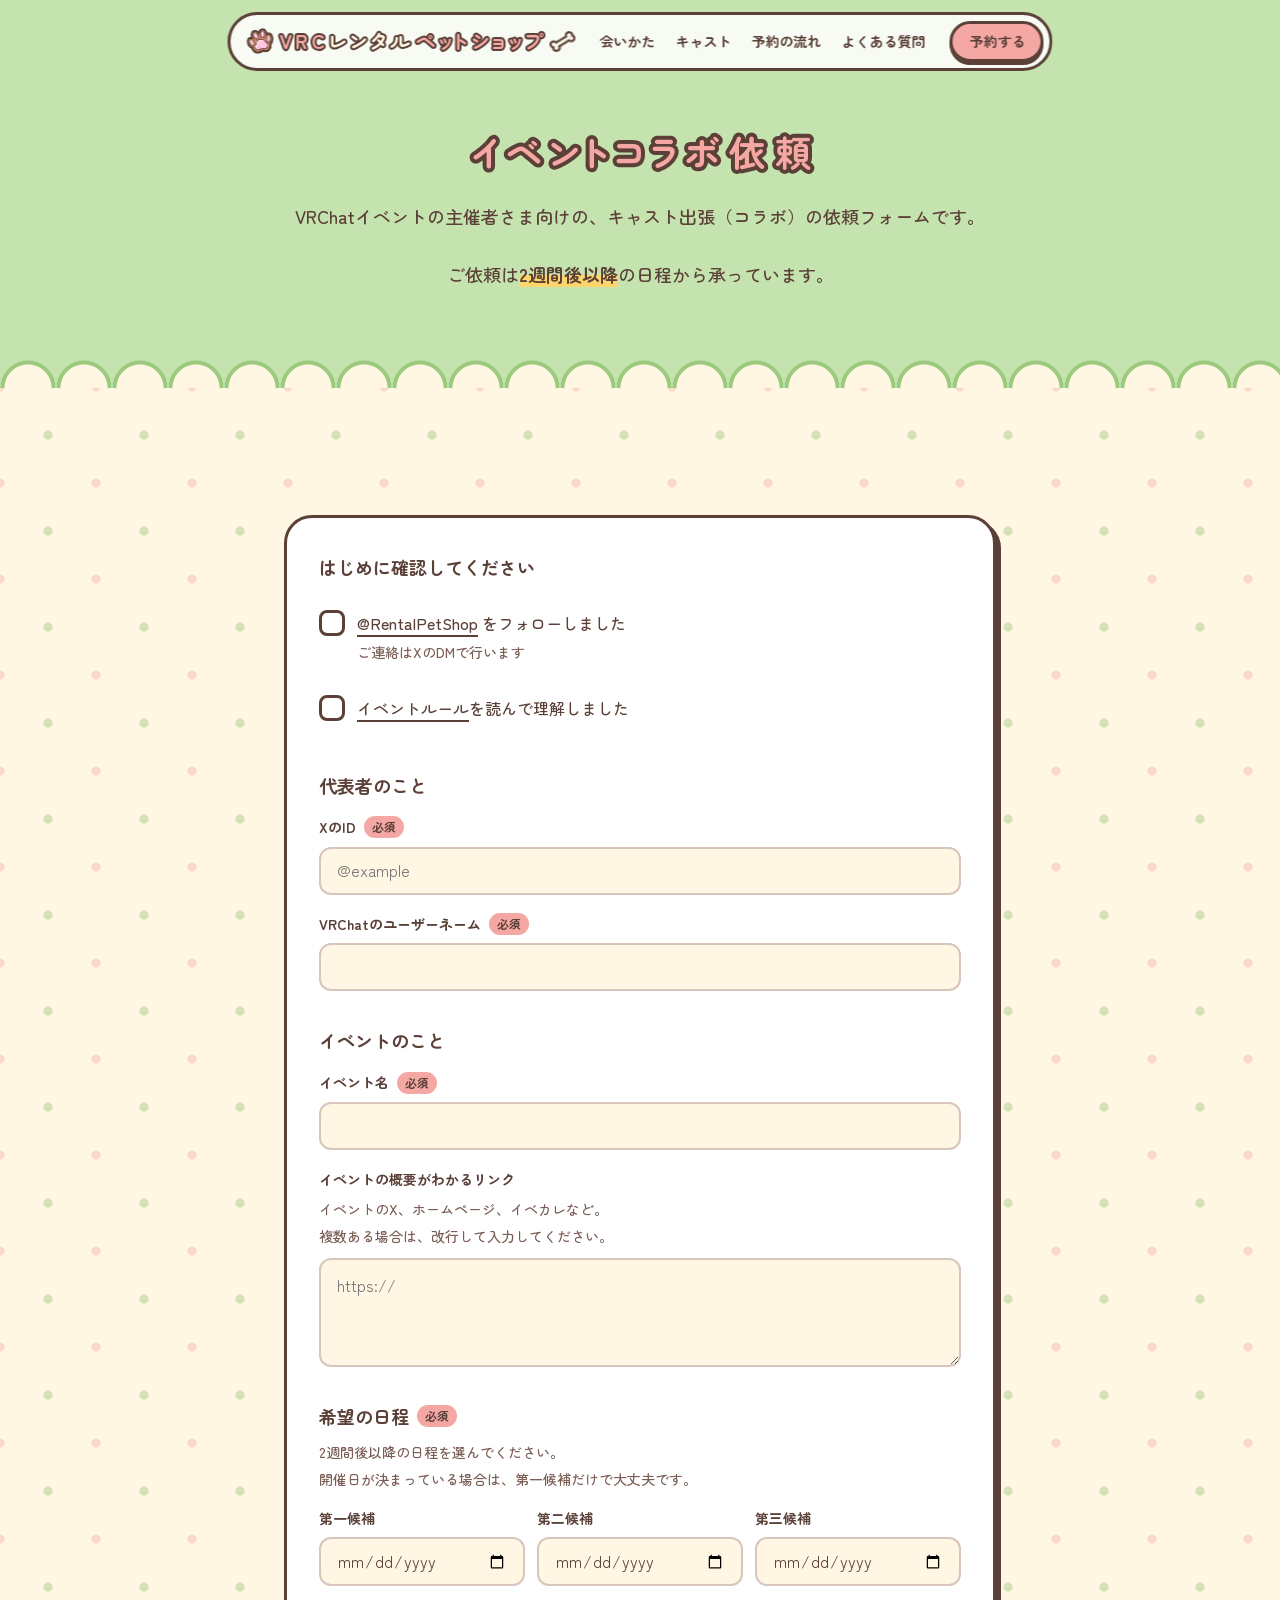
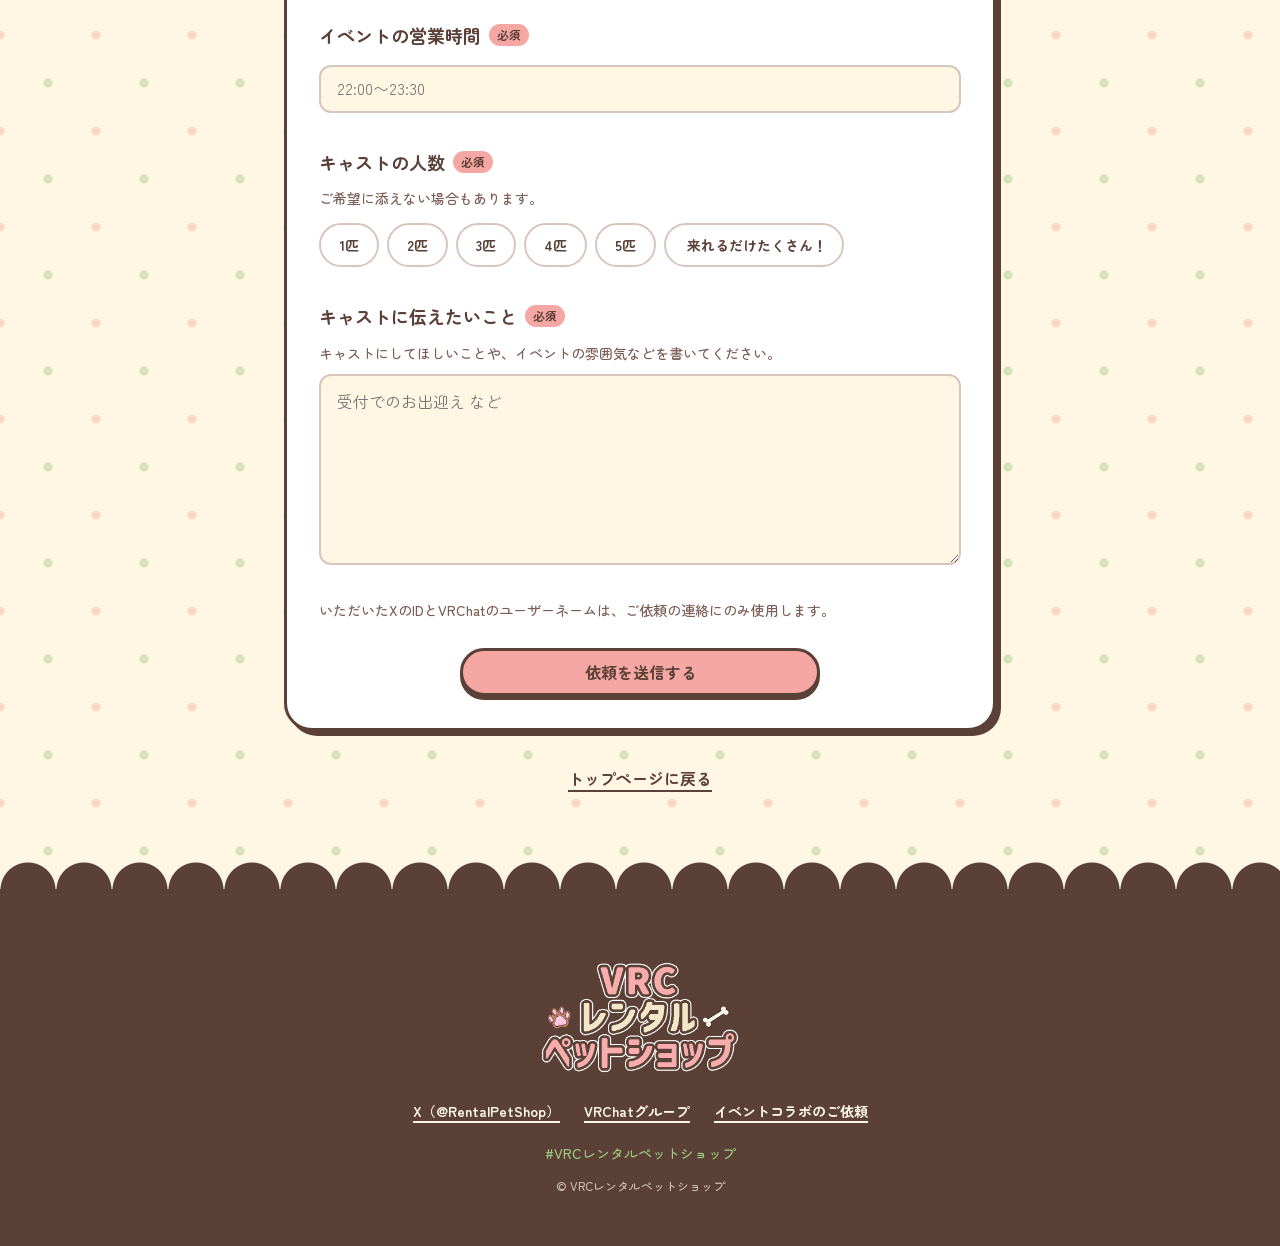
<file: collab.html>
<!DOCTYPE html>
<html lang="ja">
<head>
  <meta charset="UTF-8">
  <meta name="viewport" content="width=device-width, initial-scale=1.0">
  <title>イベントコラボ依頼 | VRCレンタルペットショップ</title>
  <link rel="preconnect" href="https://fonts.googleapis.com">
  <link rel="preconnect" href="https://fonts.gstatic.com" crossorigin>
  <link href="https://fonts.googleapis.com/css2?family=Zen+Maru+Gothic:wght@500;700&display=swap" rel="stylesheet">
  <link rel="icon" type="image/x-icon" href="images/favicon.ico">
  <link rel="apple-touch-icon" href="images/favicon.ico">
  <link rel="stylesheet" href="renewal.css?v=20261103d">
  <link rel="canonical" href="https://vrc-rentalpet.github.io/collab.html">
  <meta name="description" content="VRChatイベントの主催者さま向けの、VRCレンタルペットショップのペットキャスト出張（イベントコラボ）依頼フォームです。">
  <!-- OGP -->
  <meta property="og:title" content="イベントコラボ依頼 | VRCレンタルペットショップ">
  <meta property="og:description" content="VRChatイベントの主催者さま向けの、ペットキャスト出張（イベントコラボ）依頼フォームです。">
  <meta property="og:type" content="website">
  <meta property="og:url" content="https://vrc-rentalpet.github.io/collab.html">
  <meta property="og:image" content="https://vrc-rentalpet.github.io/images/ogp.png">
  <meta property="og:image:width" content="1200">
  <meta property="og:image:height" content="630">
  <meta property="og:site_name" content="VRCレンタルペットショップ">
  <!-- Twitter Card -->
  <meta name="twitter:card" content="summary_large_image">
  <meta name="twitter:title" content="イベントコラボ依頼 | VRCレンタルペットショップ">
  <meta name="twitter:description" content="VRChatイベントの主催者さま向けの、ペットキャスト出張（イベントコラボ）依頼フォームです。">
  <meta name="twitter:image" content="https://vrc-rentalpet.github.io/images/ogp.png">
</head>
<body>
  <a class="skip-link" href="#main">本文へスキップ</a>

  <!-- ナビゲーション: トップページの各セクションへ戻るリンク -->
  <header class="nav" id="nav">
    <a href="index.html" class="nav__logo" aria-label="VRCレンタルペットショップ（トップページへ）"><img class="nav__logo-icon nav__logo-icon--paw" src="images/nav-paw.webp" alt="" width="93" height="91"><span class="nav__logo-text"><span class="nav__logo-vrc">VRC</span><span class="nav__logo-cream">レンタル</span>ペットショップ</span><img class="nav__logo-icon nav__logo-icon--bone" src="images/nav-bone.webp" alt="" width="107" height="88"></a>
    <nav class="nav__links" aria-label="メニュー">
      <a href="index.html#ways">会いかた</a>
      <a href="index.html#cast">キャスト</a>
      <a href="index.html#flow">予約の流れ</a>
      <a href="index.html#faq">よくある質問</a>
    </nav>
    <a href="index.html#reservation" class="btn btn--primary btn--small">予約する</a>
    <button class="nav__toggle" id="nav-toggle" aria-expanded="false" aria-controls="nav-panel" aria-label="メニューを開く">
      <span></span><span></span>
    </button>
    <div class="nav__panel" id="nav-panel" hidden>
      <a href="index.html#reservation" class="btn btn--primary nav__panel-cta">出張を予約する</a>
      <a href="index.html#ways">会いかた</a>
      <a href="index.html#cast">キャスト</a>
      <a href="index.html#flow">予約の流れ</a>
      <a href="index.html#rules">イベントルール</a>
      <a href="index.html#faq">よくある質問</a>
      <a href="collab.html" aria-current="page">コラボ依頼</a>
    </div>
  </header>

  <main id="main">
    <section class="page-head">
      <div class="container container--narrow">
        <h1 class="sticker-title"><span class="u-phrase">イベントコラボ</span><span class="u-phrase">依頼</span></h1>
        <p class="notice">
          <span class="u-phrase">VRChatイベントの主催者さま向けの、</span><span class="u-phrase">キャスト出張（コラボ）の</span><span class="u-phrase">依頼フォームです。</span>
        </p>
        <p class="notice">
          <span class="u-phrase">ご依頼は</span><span class="u-phrase"><strong>2週間後以降</strong>の日程から</span><span class="u-phrase">承っています。</span>
        </p>
      </div>
      <div class="scallop" aria-hidden="true"></div>
    </section>

    <section class="section section--dots">
      <div class="container container--narrow">
        <form class="card form" id="collab-form" novalidate>
          <fieldset class="form__block">
            <legend>はじめに確認してください</legend>
            <label class="check">
              <input type="checkbox" name="x_follow" required>
              <span class="check__box" aria-hidden="true"></span>
              <span><a href="https://x.com/RentalPetShop" target="_blank" rel="noopener noreferrer">@RentalPetShop</a> をフォローしました<small>ご連絡はXのDMで行います</small></span>
            </label>
            <label class="check">
              <input type="checkbox" name="rules_agree" required>
              <span class="check__box" aria-hidden="true"></span>
              <span><a href="index.html#rules" target="_blank" rel="noopener">イベントルール</a>を読んで理解しました</span>
            </label>
          </fieldset>

          <fieldset class="form__block">
            <legend>代表者のこと</legend>
            <div class="field">
              <label for="x_id">XのID <span class="req">必須</span></label>
              <input type="text" id="x_id" name="x_id" placeholder="@example" autocomplete="off" required>
            </div>
            <div class="field">
              <label for="vrchat_name">VRChatのユーザーネーム <span class="req">必須</span></label>
              <input type="text" id="vrchat_name" name="vrchat_name" required>
            </div>
          </fieldset>

          <fieldset class="form__block">
            <legend>イベントのこと</legend>
            <div class="field">
              <label for="event_name">イベント名 <span class="req">必須</span></label>
              <input type="text" id="event_name" name="event_name" required>
            </div>
            <div class="field">
              <label for="event_links">イベントの概要がわかるリンク</label>
              <p class="field__hint" id="event_links_hint">イベントのX、ホームページ、イベカレなど。<br>複数ある場合は、改行して入力してください。</p>
              <textarea class="field__short" id="event_links" name="event_links" rows="3" maxlength="500" placeholder="https://" aria-describedby="event_links_hint"></textarea>
            </div>
          </fieldset>

          <fieldset class="form__block">
            <legend>希望の日程 <span class="req">必須</span></legend>
            <p class="hint">2週間後以降の日程を選んでください。<br>開催日が決まっている場合は、第一候補だけで大丈夫です。</p>
            <div class="dates">
              <div class="field"><label for="date1">第一候補</label><input type="date" id="date1" name="date1" required></div>
              <div class="field"><label for="date2">第二候補</label><input type="date" id="date2" name="date2"></div>
              <div class="field"><label for="date3">第三候補</label><input type="date" id="date3" name="date3"></div>
            </div>
            <p class="field-error" id="date-error" hidden>ご依頼は2週間後以降の日程からお選びください。</p>
          </fieldset>

          <div class="form__block field field--lead">
            <label for="business_hours">イベントの営業時間 <span class="req">必須</span></label>
            <input type="text" id="business_hours" name="business_hours" placeholder="22:00〜23:30" required>
          </div>

          <fieldset class="form__block">
            <legend>キャストの人数 <span class="req">必須</span></legend>
            <p class="hint">ご希望に添えない場合もあります。</p>
            <div class="chips">
              <label class="chip"><input type="radio" name="cast_count" value="1" required><span>1匹</span></label>
              <label class="chip"><input type="radio" name="cast_count" value="2"><span>2匹</span></label>
              <label class="chip"><input type="radio" name="cast_count" value="3"><span>3匹</span></label>
              <label class="chip"><input type="radio" name="cast_count" value="4"><span>4匹</span></label>
              <label class="chip"><input type="radio" name="cast_count" value="5"><span>5匹</span></label>
              <label class="chip"><input type="radio" name="cast_count" value="max"><span>来れるだけたくさん！</span></label>
            </div>
          </fieldset>

          <div class="form__block field field--lead">
            <label for="message">キャストに伝えたいこと <span class="req">必須</span></label>
            <p class="field__hint" id="message_hint">
              <span class="u-phrase">キャストにしてほしいことや、</span><span class="u-phrase">イベントの雰囲気などを</span><span class="u-phrase">書いてください。</span>
            </p>
            <textarea id="message" name="message" rows="6" maxlength="1000" placeholder="受付でのお出迎え など" aria-describedby="message_hint" required></textarea>
          </div>

          <!-- ボット対策の隠し欄（人には見えない。入力があると GAS 側で弾く） -->
          <div class="form__hp" aria-hidden="true">
            <input type="email" name="_hp_email" tabindex="-1" autocomplete="off">
          </div>

          <p class="privacy">
            <span class="u-phrase">いただいたXのIDと</span><span class="u-phrase">VRChatのユーザーネームは、</span><span class="u-phrase">ご依頼の連絡にのみ</span><span class="u-phrase">使用します。</span>
          </p>

          <button type="submit" class="btn btn--primary btn--wide">依頼を送信する</button>
          <p class="form__result" id="form-result" role="alert" hidden></p>
        </form>

        <!-- 送信完了（送信できたらフォームと入れ替える） -->
        <div class="card form-done" id="form-done" tabindex="-1" hidden>
          <h2 class="form-done__title"><span class="u-phrase">ご依頼</span><span class="u-phrase">ありがとうございます！</span></h2>
          <p><span class="u-phrase">内容を確認のうえ、</span><span class="u-phrase">XのDMにてご連絡いたします。</span></p>
          <p>しばらくお待ちください。</p>
        </div>

        <p class="back-link"><a href="index.html">トップページに戻る</a></p>
      </div>
    </section>
  </main>

  <footer class="footer">
    <div class="container footer__inner">
      <img class="footer__logo" src="images/logo.png" alt="VRCレンタルペットショップ" width="696" height="391" loading="lazy">
      <ul class="footer__links">
        <li><a href="https://x.com/RentalPetShop" target="_blank" rel="noopener noreferrer">X（@RentalPetShop）</a></li>
        <li><a href="https://vrc.group/VRCRPS.8829" target="_blank" rel="noopener noreferrer">VRChatグループ</a></li>
        <li><a href="collab.html" aria-current="page">イベントコラボのご依頼</a></li>
      </ul>
      <p class="footer__hashtag">#VRCレンタルペットショップ</p>
      <p class="footer__copy">&copy; VRCレンタルペットショップ</p>
    </div>
  </footer>

  <script src="common.js?v=20261103d"></script>
  <script src="collab.js?v=20261103d"></script>
</body>
</html>
</file>
<file: renewal.css>
/* =============================================================
   VRCレンタルペットショップ
   ロゴ・OGP画像のステッカー調（こげ茶のフチ・いちごミルク・雲形のフチ・水玉）に、
   オーナーカラーの緑を「抹茶色」として取り入れた配色（案1 抹茶いちごミルク）。
   緑は面積の広い背景に、いちごミルクはボタンと見出しに使う。
   反対色どうしなので、緑の上で予約ボタンが目立つ
============================================================= */

:root {
  /* 色: 抹茶（オーナーカラー）＋ ロゴのいちごミルク・ココア・生クリーム */
  --matcha: #c5e3ae;
  --cream: #fff6e3;
  --paper: #ffffff;
  --cocoa: #5b4038;
  --cocoa-soft: #7a5d54;
  --cocoa-line: #d8c6bc;
  --strawberry: #f4a7a3;
  --strawberry-light: #fde3e0;
  --matcha-deep: #9ccb7e;
  --matcha-light: #edf6e3;
  --lemon: #ffd66b;
  --lemon-light: #fff3cc;

  /* ステッカーの輪郭と影 */
  --line: 3px solid var(--cocoa);
  --sticker-shadow: 5px 5px 0 var(--cocoa);

  /* 角丸: 大きい面ほど大きく */
  --r-lg: 28px;
  --r-md: 18px;
  --r-sm: 12px;

  /* 文字サイズ（1.25 倍刻み） */
  --fs-sm: 0.875rem;
  --fs-base: 1rem;
  --fs-md: 1.125rem;
  --fs-lg: 1.375rem;
  --fs-xl: 1.75rem;
  --fs-2xl: 2.25rem;

  --ease: cubic-bezier(0.22, 1, 0.36, 1);
  --font: 'Zen Maru Gothic', 'Hiragino Maru Gothic ProN', 'Hiragino Kaku Gothic ProN', 'Noto Sans JP', sans-serif;
}

*,
*::before,
*::after {
  box-sizing: border-box;
  margin: 0;
  padding: 0;
}

html {
  scroll-behavior: smooth;
  scroll-padding-top: 96px;
}

body {
  font-family: var(--font);
  font-weight: 500;
  font-size: var(--fs-base);
  line-height: 1.9;
  color: var(--cocoa);
  background: var(--cream);
  overflow-x: hidden;
  word-break: auto-phrase;
  text-wrap: pretty;
  /* 行頭の「（」などの全角かっこが持つ左の空きを詰め、左端を揃える */
  text-spacing-trim: trim-start;
}

img {
  max-width: 100%;
  display: block;
}

a {
  color: inherit;
  text-decoration: none;
}

/* 文中のリンク（class のない a）の下線は、文字の飾りではなくリンク全体に1本の線として引く。
   字間調整で文字が span に分かれても途切れず、「p」などの下を避けて切れることもない */
a:not([class]) {
  /* 下の余白で線を文字（「p」の下に出る部分など）から離す。行の高さには影響しない */
  padding-bottom: 2px;
  background-image: linear-gradient(currentColor, currentColor);
  background-repeat: no-repeat;
  background-size: 100% 2px;
  background-position: 0 100%;
}

ul,
ol {
  list-style: none;
}

:focus-visible {
  outline: 3px solid var(--cocoa);
  outline-offset: 3px;
  border-radius: 6px;
}

/* 文節のかたまり: この中では改行しない */
.u-phrase {
  display: inline-block;
}

.container {
  width: 100%;
  max-width: 1080px;
  margin-inline: auto;
  padding-inline: 24px;
}

.container--narrow {
  max-width: 760px;
}

.skip-link {
  position: absolute;
  left: 16px;
  top: -64px;
  z-index: 100;
  padding: 8px 16px;
  background: var(--paper);
  border: var(--line);
  border-radius: var(--r-sm);
  font-weight: 700;
}

.skip-link:focus {
  top: 16px;
}

/* ===== ボタン ===== */
.btn {
  display: inline-flex;
  align-items: center;
  justify-content: center;
  min-height: 48px;
  padding: 8px 24px;
  border: var(--line);
  border-radius: 999px;
  font-family: inherit;
  font-size: var(--fs-base);
  font-weight: 700;
  color: var(--cocoa);
  text-decoration: none;
  white-space: nowrap;
  cursor: pointer;
  box-shadow: 0 4px 0 var(--cocoa);
  transition: transform 300ms var(--ease), box-shadow 300ms var(--ease), background-color 300ms var(--ease);
}

.btn:hover {
  transform: translateY(-2px);
  box-shadow: 0 6px 0 var(--cocoa);
}

.btn:active {
  transform: translateY(3px);
  box-shadow: 0 1px 0 var(--cocoa);
}

.btn--primary {
  background: var(--strawberry);
}

.btn--plain {
  background: var(--paper);
}

.btn--small {
  min-height: 40px;
  padding: 4px 16px;
  font-size: var(--fs-sm);
  box-shadow: 0 3px 0 var(--cocoa);
}

.btn--wide {
  display: flex;
  width: 100%;
  max-width: 360px;
  margin-inline: auto;
}

/* ===== ナビゲーション ===== */
.nav {
  position: fixed;
  top: 12px;
  left: 50%;
  transform: translateX(-50%);
  z-index: 50;
  display: flex;
  align-items: center;
  gap: 24px;
  width: max-content;
  max-width: calc(100% - 24px);
  padding: 6px 6px 6px 16px;
  background: rgba(255, 255, 255, 0.86);
  backdrop-filter: blur(12px);
  border: var(--line);
  border-radius: 999px;
}

/* 店名はロゴと同じステッカー文字（VRC・ペットショップ＝いちごミルク、レンタル＝クリーム、こげ茶のフチ）。
   前後にロゴから切り出した肉球と骨を置く。
   小さい文字でフチが太いと「ッ」「ョ」がつぶれるので、フチは文字の約 1/5 にとどめる。
   字間は common.js が字形を測って1文字ずつ均等にそろえる（letter-spacing は JS が動かないときの予備） */
.nav__logo {
  display: flex;
  align-items: center;
  gap: 0.3em;
  min-width: 0;
  font-size: 1.25rem;
  font-weight: 700;
  line-height: 1;
  letter-spacing: 0.04em;
  color: var(--strawberry);
  -webkit-text-stroke: 4px var(--cocoa);
  paint-order: stroke fill;
  text-decoration: none;
  white-space: nowrap;
}

.nav__logo-cream {
  color: var(--cream);
}


.nav__logo-icon {
  flex-shrink: 0;
  width: auto;
}

.nav__logo-icon--paw {
  height: 1.3em;
}

.nav__logo-icon--bone {
  height: 1.05em;
}

/* ボタン類は押し縮めない（縮むと形が崩れる）。幅が足りないときは店名側を詰める */
.nav .btn,
.nav__toggle {
  flex-shrink: 0;
}

.nav__links {
  display: flex;
  gap: 20px;
}

.nav__links a {
  font-size: var(--fs-sm);
  font-weight: 700;
  text-decoration: none;
  padding-block: 4px;
  background: linear-gradient(var(--strawberry), var(--strawberry)) left bottom / 0 3px no-repeat;
  transition: background-size 300ms var(--ease);
}

.nav__links a:hover {
  background-size: 100% 3px;
}

.nav__toggle {
  display: none;
  width: 40px;
  height: 40px;
  border: var(--line);
  border-radius: 50%;
  background: var(--paper);
  cursor: pointer;
  position: relative;
}

.nav__toggle span {
  position: absolute;
  left: 10px;
  right: 10px;
  height: 3px;
  border-radius: 2px;
  background: var(--cocoa);
  transition: transform 500ms var(--ease);
}

.nav__toggle span:first-child { transform: translateY(-4px); }
.nav__toggle span:last-child { transform: translateY(4px); }
.nav__toggle[aria-expanded="true"] span:first-child { transform: rotate(45deg); }
.nav__toggle[aria-expanded="true"] span:last-child { transform: rotate(-45deg); }

.nav__panel {
  position: absolute;
  top: calc(100% + 8px);
  left: 0;
  right: 0;
  display: grid;
  padding: 8px;
  background: var(--paper);
  border: var(--line);
  border-radius: var(--r-md);
  box-shadow: var(--sticker-shadow);
}

.nav__panel[hidden] {
  display: none;
}

.nav__panel a {
  padding: 12px 16px;
  border-radius: var(--r-sm);
  font-weight: 700;
  text-decoration: none;
  background-image: none;
}

.nav__panel a:hover {
  background: var(--strawberry-light);
}

/* メニュー内の予約ボタン。バーに「予約する」が入りきらない幅（480px 以下）でだけ出す */
.nav__panel .nav__panel-cta {
  display: none;
  margin: 4px 4px 8px;
  padding: 8px 24px;
  border-radius: 999px;
  background: var(--strawberry);
}

.nav__panel .nav__panel-cta:hover {
  background: var(--strawberry);
}

/* ===== ヒーロー ===== */
.hero {
  position: relative;
  background: var(--matcha);
  padding: 120px 0 96px;
}

.hero__inner {
  display: grid;
  grid-template-columns: minmax(0, 1fr) minmax(0, 1fr);
  align-items: center;
  gap: 48px;
}

.ribbon {
  position: relative;
  display: inline-block;
  margin-bottom: 8px;
  padding: 4px 28px;
  background: var(--strawberry);
  border: var(--line);
  font-weight: 700;
  font-size: var(--fs-md);
  transform: rotate(-3deg);
  clip-path: polygon(0 0, 100% 0, calc(100% - 14px) 50%, 100% 100%, 0 100%, 14px 50%);
  /* clip-path が枠線の角を削るので、影は付けない */
}

.hero__logo img {
  width: min(100%, 460px);
  height: auto;
}

.hero__lead {
  margin-top: 16px;
  font-size: var(--fs-lg);
  font-weight: 700;
  line-height: 1.7;
}

.hero__actions {
  display: flex;
  flex-wrap: wrap;
  gap: 16px;
  margin-top: 32px;
}

.hero__fact {
  margin-top: 24px;
  font-size: var(--fs-sm);
}

/* 写真ボード */
.hero__board {
  position: relative;
  aspect-ratio: 1 / 1;
  max-width: 480px;
  width: 100%;
  justify-self: center;
}

.polaroid {
  position: absolute;
  width: 46%;
  padding: 8px 8px 24px;
  background: var(--paper);
  border: var(--line);
  border-radius: 6px;
  box-shadow: var(--sticker-shadow);
  transform: rotate(var(--r));
  animation: pin 700ms var(--ease) both;
  animation-delay: calc(var(--i) * 140ms + 150ms);
}

.polaroid:nth-child(1) { top: 2%; left: 2%; }
.polaroid:nth-child(2) { top: 0; right: 2%; }
.polaroid:nth-child(3) { bottom: 0; left: 8%; }
.polaroid:nth-child(4) { bottom: 4%; right: 0; }

.polaroid__img {
  width: 100%;
  aspect-ratio: 4 / 5;
  object-fit: cover;
  border-radius: 3px;
  background: var(--cream);
  transition: opacity 600ms var(--ease);
}

.polaroid__tape {
  position: absolute;
  top: -12px;
  left: 50%;
  width: 64px;
  height: 22px;
  translate: -50% 0;
  rotate: -4deg;
  background: rgba(255, 214, 107, 0.8);
  border: 2px solid rgba(91, 64, 56, 0.25);
}

.polaroid:nth-child(even) .polaroid__tape {
  background: rgba(197, 227, 174, 0.9);
  rotate: 5deg;
}

/* スマホ用の横に流れる写真（PCでは使わない） */
.hero__track {
  display: none;
}

/* 同じ並びを2回つなげて、半分ずらしたところで最初に戻すと切れ目なく流れる */
@keyframes belt {
  to {
    transform: translateX(-50%);
  }
}

@keyframes pin {
  from {
    opacity: 0;
    transform: translateY(-32px) rotate(calc(var(--r) * 2)) scale(1.06);
  }
  to {
    opacity: 1;
    transform: rotate(var(--r));
  }
}

/* 雲形のフチ（OGP 画像の下の雲と同じモチーフ） */
.scallop {
  position: absolute;
  left: 0;
  right: 0;
  bottom: -1px;
  height: 28px;
  background:
    radial-gradient(circle at 50% 100%, var(--cream) 23px, var(--matcha-deep) 24px, var(--matcha-deep) 27px, transparent 28px)
    0 0 / 56px 28px repeat-x;
}

/* ===== セクション共通 ===== */
.section {
  padding: 96px 0;
}

.section--matcha {
  background: var(--matcha);
}

/* OGP 画像の水玉。控えめに */
.section--dots {
  background-color: var(--cream);
  background-image:
    radial-gradient(circle, rgba(156, 203, 126, 0.45) 4px, transparent 5px),
    radial-gradient(circle, rgba(244, 167, 163, 0.4) 4px, transparent 5px);
  background-size: 96px 96px;
  background-position: 0 0, 48px 48px;
}

/* ロゴと同じ「ピンク地＋こげ茶のフチ」の見出し。
   字間は common.js が字形を測って1文字ずつ均等にそろえる（letter-spacing は JS が動かないときの予備） */
.sticker-title {
  text-align: center;
  font-size: var(--fs-2xl);
  font-weight: 700;
  line-height: 1.3;
  letter-spacing: 0.04em;
  color: var(--strawberry);
  -webkit-text-stroke: 8px var(--cocoa);
  paint-order: stroke fill;
}

.section-lead {
  margin: 16px auto 0;
  max-width: 640px;
  text-align: center;
  font-size: var(--fs-md);
}

.card {
  background: var(--paper);
  border: var(--line);
  border-radius: var(--r-lg);
  box-shadow: var(--sticker-shadow);
}

/* ===== 会いかたは3つ ===== */
/* 3枚とも同じ高さ・同じ内側の余白にし、アイコン・見出し・ボタンの位置を横一列に揃える。
   中身は subgrid で行をそろえる（説明文の行数が違っても、下の項目がずれない） */
.ways {
  display: grid;
  grid-template-columns: repeat(3, 1fr);
  grid-template-rows: repeat(5, auto);
  column-gap: 24px;
  margin-top: 48px;
}

.way {
  display: grid;
  grid-row: span 5;
  grid-template-rows: subgrid;
  row-gap: 12px;
  justify-items: start;
  padding: 32px 24px;
  border: var(--line);
  border-radius: var(--r-lg);
  box-shadow: var(--sticker-shadow);
}

.way--shop { background: var(--matcha-light); }
.way--visit { background: var(--paper); }
.way--collab { background: var(--lemon-light); }

.way__icon {
  width: 48px;
  height: 48px;
  color: var(--cocoa);
}

.way h3 {
  font-size: var(--fs-lg);
  line-height: 1.4;
}

.way__facts {
  display: grid;
  align-content: start;
  gap: 4px;
  width: 100%;
  font-size: var(--fs-sm);
}

.way__facts div {
  display: grid;
  grid-template-columns: 3em 1fr;
}

.way__facts dt {
  font-weight: 700;
}

.way .btn {
  align-self: end;
  margin-top: 8px;
}

/* ===== キャスト: ペットショップの値札タグ ===== */
.tags {
  display: grid;
  grid-template-columns: repeat(auto-fill, minmax(240px, 1fr));
  gap: 64px 32px;
  margin-top: 72px;
}

.tag {
  position: relative;
  padding: 36px 16px 20px;
  background: var(--paper);
  border: var(--line);
  border-radius: var(--r-lg) var(--r-lg) var(--r-md) var(--r-md);
  box-shadow: var(--sticker-shadow);
  rotate: -1.5deg;
  transform-origin: 50% -28px;
  transition: rotate 500ms var(--ease);
}

.tag:nth-child(even) {
  rotate: 1.5deg;
}

.tag:hover {
  rotate: 0deg;
}

/* タグの穴 */
.tag::before {
  content: '';
  position: absolute;
  top: 10px;
  left: 50%;
  width: 18px;
  height: 18px;
  translate: -50% 0;
  background: var(--matcha);
  border: var(--line);
  border-radius: 50%;
}

/* タグを吊るすひも */
.tag::after {
  content: '';
  position: absolute;
  top: -30px;
  left: 50%;
  width: 3px;
  height: 46px;
  translate: -50% 0;
  background: var(--cocoa);
  border-radius: 2px;
  z-index: -1;
}

.tag__photo {
  aspect-ratio: 1 / 1;
  overflow: hidden;
  border: var(--line);
  border-radius: var(--r-md);
  background: var(--strawberry-light);
}

.tag__photo img {
  width: 100%;
  height: 100%;
  object-fit: cover;
}

.tag__name {
  margin-top: 12px;
  font-size: var(--fs-xl);
  line-height: 1.3;
}

.tag__vrc {
  font-size: var(--fs-sm);
  color: var(--cocoa-soft);
}

.tag__desc {
  margin-top: 8px;
  font-size: var(--fs-sm);
  line-height: 1.8;
}

.tag__prefs {
  display: grid;
  gap: 8px;
  margin-top: 12px;
  padding-top: 12px;
  border-top: 2px dashed var(--cocoa-line);
  font-size: var(--fs-sm);
  line-height: 1.6;
}

.tag__prefs dt {
  display: inline-block;
  margin-bottom: 2px;
  padding: 0 8px;
  border-radius: 999px;
  font-size: 0.75rem;
  font-weight: 700;
}

.tag__row--like dt { background: var(--matcha-deep); }
.tag__row--ng dt { background: var(--strawberry); }

/* 英字の「NG」は数字と同じく下寄りに描かれるので、字形を札の中心まで持ち上げる */
.tag__prefs dt > span {
  display: inline-block;
}

.tag__row--ng dt > span {
  translate: 0 -0.1em;
}

/* 短い箇条書きは2行の長さをそろえて折り返す（2行目が「する」だけ、のようにしない） */
.tag__prefs li {
  padding-left: 1.2em;
  text-indent: -1.2em;
  text-wrap: balance;
}

.tag__row--like li::before { content: '♡ '; }
.tag__row--ng li::before { content: '× '; }

.tags__hint {
  display: none;
  margin-top: 16px;
  text-align: center;
  font-size: var(--fs-sm);
  font-weight: 700;
}

/* キャスト募集 */
.recruit {
  margin: 96px auto 0;
  max-width: 640px;
  padding: 32px;
  background: var(--cream);
  border: 3px dashed var(--cocoa);
  border-radius: var(--r-lg);
  text-align: center;
}

.recruit__title {
  font-size: var(--fs-lg);
}

.recruit__list {
  display: inline-grid;
  gap: 4px;
  margin: 16px 0 24px;
  text-align: left;
  font-size: var(--fs-sm);
}

.recruit__list li::before {
  content: '✓ ';
  font-weight: 700;
}

.recruit__note {
  margin-top: 16px;
  font-size: 0.75rem;
  color: var(--cocoa-soft);
}

/* ===== 予約の流れ ===== */
.steps {
  display: grid;
  grid-template-columns: repeat(3, 1fr);
  gap: 32px;
  margin-top: 48px;
  counter-reset: none;
}

.step {
  position: relative;
  padding: 40px 24px 24px;
  background: var(--paper);
  border: var(--line);
  border-radius: var(--r-lg);
}

.step__num {
  position: absolute;
  top: -22px;
  left: 24px;
  display: grid;
  place-items: center;
  width: 44px;
  height: 44px;
  background: var(--strawberry);
  border: var(--line);
  border-radius: 50%;
  font-size: var(--fs-lg);
  font-weight: 700;
  line-height: 1;
}

/* このフォントの数字は文字枠の中で下寄りに描かれるため、字形の中心が丸の中心に来るよう持ち上げる。
   「1」は字形が左右非対称で左に寄るので、右にも少し寄せる（いずれも実測値） */
.step__num > span {
  translate: 0 -0.1em;
}

.step__num--1 > span {
  translate: 0.07em -0.1em;
}

.step h3 {
  font-size: var(--fs-md);
  line-height: 1.5;
}

.step p {
  margin-top: 8px;
  font-size: var(--fs-sm);
}

.timeline {
  margin: 48px auto 0;
  max-width: 760px;
}

.timeline__title {
  font-size: var(--fs-md);
  text-align: center;
}

.timeline dl {
  margin-top: 16px;
  border-top: 2px dashed var(--cocoa-line);
}

.timeline__row {
  display: grid;
  grid-template-columns: 5em 1fr;
  align-items: baseline;
  gap: 16px;
  padding: 16px 0;
  border-bottom: 2px dashed var(--cocoa-line);
  font-size: var(--fs-sm);
}

.timeline__row dt {
  font-size: var(--fs-lg);
  font-weight: 700;
  line-height: 1.4;
}

.video {
  margin: 64px auto 0;
  max-width: 640px;
}

.video__facade,
.video iframe {
  display: block;
  width: 100%;
  aspect-ratio: 16 / 9;
  border: var(--line);
  border-radius: var(--r-md);
  box-shadow: var(--sticker-shadow);
  overflow: hidden;
}

.video__facade {
  position: relative;
  padding: 0;
  background: var(--cocoa);
  cursor: pointer;
  font-family: inherit;
}

.video__facade img {
  width: 100%;
  height: 100%;
  object-fit: cover;
  opacity: 0.85;
  transition: opacity 300ms var(--ease);
}

.video__facade:hover img {
  opacity: 1;
}

.video__play {
  position: absolute;
  top: 50%;
  left: 50%;
  width: 72px;
  height: 72px;
  translate: -50% -50%;
  background: var(--strawberry);
  border: var(--line);
  border-radius: 50%;
}

.video__play::after {
  content: '';
  position: absolute;
  top: 50%;
  left: 54%;
  translate: -50% -50%;
  border-style: solid;
  border-width: 12px 0 12px 20px;
  border-color: transparent transparent transparent var(--cocoa);
}

.video__label {
  position: absolute;
  left: 16px;
  bottom: 12px;
  padding: 2px 12px;
  background: var(--paper);
  border: 2px solid var(--cocoa);
  border-radius: 999px;
  font-size: var(--fs-sm);
  font-weight: 700;
  color: var(--cocoa);
}

/* ===== ルール ===== */
.rules {
  margin-top: 48px;
  padding: 32px;
}

.rules__intro {
  font-weight: 700;
}

.rules h3 {
  margin-top: 24px;
  font-size: var(--fs-md);
}

.rules__list {
  display: grid;
  gap: 4px;
  margin-top: 8px;
}

.rules__list li::before {
  content: '× ';
  font-weight: 700;
  color: #c4574f;
}

.rules__warning {
  margin-top: 24px;
  padding: 16px;
  background: var(--strawberry-light);
  border-radius: var(--r-sm);
  font-size: var(--fs-sm);
}

/* ===== よくある質問 ===== */
.faq {
  display: grid;
  gap: 12px;
  margin-top: 48px;
}

.faq details {
  background: var(--paper);
  border: var(--line);
  border-radius: var(--r-md);
}

.faq summary {
  position: relative;
  padding: 16px 56px 16px 20px;
  font-weight: 700;
  cursor: pointer;
  list-style: none;
}

.faq summary::-webkit-details-marker {
  display: none;
}

/* 矢印は正方形の中央に描いた SVG。回転しても中心がずれない */
.faq summary::after {
  content: '';
  position: absolute;
  top: 50%;
  right: 16px;
  width: 24px;
  height: 24px;
  margin-top: -12px;
  background: url("data:image/svg+xml,%3Csvg xmlns='http://www.w3.org/2000/svg' viewBox='0 0 24 24'%3E%3Cpath d='M6 9l6 6 6-6' fill='none' stroke='%235b4038' stroke-width='3' stroke-linecap='round' stroke-linejoin='round'/%3E%3C/svg%3E") center / contain no-repeat;
  transition: rotate 500ms var(--ease);
}

.faq details[open] summary::after {
  rotate: 180deg;
}

.faq details p {
  padding: 0 20px 20px;
  font-size: var(--fs-sm);
}

.todo {
  display: inline-block;
  margin-right: 8px;
  padding: 0 8px;
  background: var(--lemon);
  border: 2px solid var(--cocoa);
  border-radius: 6px;
  font-size: 0.75rem;
  font-weight: 700;
  color: var(--cocoa);
  line-height: 1.6;
}

/* ===== コラボ依頼ページの見出し（collab.html） ===== */
.page-head {
  position: relative;
  padding: 128px 0 96px;
  background: var(--matcha);
  text-align: center;
}

.back-link {
  margin-top: 32px;
  text-align: center;
  font-weight: 700;
}

/* ===== 予約フォーム ===== */
.notice {
  margin: 24px auto 0;
  text-align: center;
  font-size: var(--fs-md);
}

/* マーカーは文字の幅ぴったりに引く（左右に余白を付けると、前後の文字との間に空きができて見える） */
.notice strong {
  background: linear-gradient(transparent 55%, var(--lemon) 55%);
}

.form {
  margin-top: 32px;
  padding: 32px;
}

.form__block {
  border: 0;
  padding: 0;
  margin: 0 0 32px;
}

/* 見出しと「必須」札は、上下の中心で揃える */
.form__block legend,
.field label {
  display: flex;
  flex-wrap: wrap;
  align-items: center;
  gap: 4px 8px;
}

.form__block legend {
  margin-bottom: 12px;
  font-size: var(--fs-md);
  font-weight: 700;
}

.req {
  display: inline-grid;
  place-items: center;
  height: 22px;
  padding: 0 8px;
  background: var(--strawberry);
  border-radius: 999px;
  font-size: 0.75rem;
  font-weight: 700;
  line-height: 1;
}

.hint {
  margin: -6px 0 12px;
  font-size: var(--fs-sm);
  color: var(--cocoa-soft);
}

.field + .field {
  margin-top: 16px;
}

.field label {
  margin-bottom: 6px;
  font-size: var(--fs-sm);
  font-weight: 700;
}

/* 入力欄が1つだけのブロックは、ラベルを他のブロック見出し（legend）と同じ大きさにする */
.field--lead > label {
  margin-bottom: 12px;
  font-size: var(--fs-md);
}

/* ラベル直下の補足（入力例など） */
.field__hint {
  margin: -2px 0 8px;
  font-size: var(--fs-sm);
  color: var(--cocoa-soft);
}

.field--lead > .field__hint {
  margin-top: -6px;
}

.field input,
.field textarea {
  width: 100%;
  min-height: 48px;
  padding: 8px 16px;
  border: 2px solid var(--cocoa-line);
  border-radius: var(--r-sm);
  background: var(--cream);
  font-family: inherit;
  font-size: var(--fs-base);
  line-height: 1.7;
  color: var(--cocoa);
  transition: border-color 300ms var(--ease), box-shadow 300ms var(--ease);
}

/* iPhone の Safari は日付欄に独自の見た目と最小幅を付けて、欄が枠の外にはみ出すので、ほかの欄とそろえる */
.field input[type="date"] {
  display: block;
  min-width: 0;
  -webkit-appearance: none;
  appearance: none;
}

.field input[type="date"]::-webkit-date-and-time-value {
  text-align: left;
}

.field textarea {
  display: block;
  min-height: 160px;
  padding-block: 12px;
  resize: vertical;
}

.field textarea.field__short {
  min-height: 104px;
}

.field input:focus,
.field textarea:focus {
  outline: none;
  border-color: var(--cocoa);
  box-shadow: 0 0 0 4px var(--matcha-deep);
}

.field input[aria-invalid="true"],
.field textarea[aria-invalid="true"] {
  border-color: #c4574f;
}

.dates {
  display: grid;
  grid-template-columns: repeat(3, minmax(0, 1fr));
  gap: 12px;
}

.dates .field + .field {
  margin-top: 0;
}

.field-error {
  margin-top: 8px;
  font-size: var(--fs-sm);
  font-weight: 700;
  color: #b4473f;
}

/* チェックボックス: 見た目は独自、操作は本物の input（キーボード・読み上げ対応） */
/* ホバー時の背景用に内側余白を取りつつ、同じ分だけ外へ戻して、
   チェックボックスの左端を見出し・入力欄の左端に揃える */
.check {
  position: relative;
  display: flex;
  align-items: flex-start;
  gap: 12px;
  margin-inline: -12px;
  padding: 12px;
  border-radius: var(--r-sm);
  cursor: pointer;
}

.check + .check {
  margin-top: 4px;
}

.check:hover {
  background: var(--cream);
}

.check input,
.chip input {
  position: absolute;
  opacity: 0;
  width: 1px;
  height: 1px;
}

.check__box {
  flex-shrink: 0;
  display: grid;
  place-items: center;
  width: 26px;
  height: 26px;
  margin-top: 2px;
  background: var(--paper);
  border: var(--line);
  border-radius: 8px;
  transition: background-color 300ms var(--ease);
}

.check input:checked + .check__box {
  background: var(--matcha-deep);
}

.check input:checked + .check__box::after {
  content: '';
  width: 7px;
  height: 13px;
  margin-top: -3px;
  border-right: 3px solid var(--cocoa);
  border-bottom: 3px solid var(--cocoa);
  rotate: 45deg;
}

.check input:focus-visible + .check__box {
  outline: 3px solid var(--cocoa);
  outline-offset: 3px;
}

.check small {
  display: block;
  font-size: var(--fs-sm);
  color: var(--cocoa-soft);
}

/* 選択肢: タップしやすいチップ */
.chips {
  display: flex;
  flex-wrap: wrap;
  gap: 8px;
}

.chip {
  position: relative;
  cursor: pointer;
}

/* 狭い画面で2行になる長い選択肢は、2行の長さをそろえて中央に置く（2行目に「チル」だけ残さない） */
.chip > span {
  text-wrap: balance;
  text-align: center;
  justify-content: center;
  display: inline-flex;
  align-items: center;
  min-height: 44px;
  padding: 6px 18px;
  background: var(--paper);
  border: 2px solid var(--cocoa-line);
  border-radius: 999px;
  font-size: var(--fs-sm);
  font-weight: 700;
  transition: background-color 300ms var(--ease), border-color 300ms var(--ease), transform 300ms var(--ease);
}

.chip:hover > span {
  border-color: var(--cocoa);
}

.chip input:checked + span {
  background: var(--strawberry);
  border-color: var(--cocoa);
  box-shadow: 0 3px 0 var(--cocoa);
}

.chip input:active + span {
  transform: translateY(1px);
}

.chip input:focus-visible + span {
  outline: 3px solid var(--cocoa);
  outline-offset: 3px;
}

#activity-other-field {
  margin-top: 16px;
}

.privacy {
  margin-bottom: 24px;
  font-size: var(--fs-sm);
  color: var(--cocoa-soft);
}

/* 送信できなかったときの理由 */
.form__result {
  margin-top: 16px;
  padding: 12px 16px;
  background: var(--lemon-light);
  border: 2px solid var(--cocoa);
  border-radius: var(--r-sm);
  font-size: var(--fs-sm);
  font-weight: 700;
  text-align: center;
}

.btn:disabled {
  cursor: progress;
  opacity: 0.7;
  transform: none;
}

/* ボット対策の隠し欄: 画面の外に置いて、人には見えないようにする */
.form__hp {
  position: absolute;
  left: -9999px;
  width: 1px;
  height: 1px;
  overflow: hidden;
}

/* 送信完了 */
.form-done {
  margin-top: 32px;
  padding: 40px 32px;
  text-align: center;
}

.form-done:focus {
  outline: none;
}

.form-done__title {
  margin-bottom: 16px;
  font-size: var(--fs-lg);
  font-weight: 700;
}

.form-done p + p {
  margin-top: 4px;
}

/* 幅の狭いスマホでも「ありがとうございます！」が1行に収まるよう、左右の余白を詰めて文字を一回り小さくする */
@media (max-width: 400px) {
  .form-done {
    padding-inline: 16px;
  }

  .form-done__title {
    font-size: 1.25rem;
  }
}

/* ===== フッター ===== */
.footer {
  position: relative;
  padding: 72px 0 48px;
  background: var(--cocoa);
  color: var(--cream);
  text-align: center;
}

/* 上端も雲形に */
.footer::before {
  content: '';
  position: absolute;
  left: 0;
  right: 0;
  top: -27px;
  height: 28px;
  background: radial-gradient(circle at 50% 100%, var(--cocoa) 27px, transparent 28px) 0 0 / 56px 28px repeat-x;
}

.footer__logo {
  width: 200px;
  height: auto;
  margin-inline: auto;
}

.footer__links {
  display: flex;
  flex-wrap: wrap;
  justify-content: center;
  gap: 8px 24px;
  margin-top: 24px;
  font-size: var(--fs-sm);
  font-weight: 700;
}

.footer__hashtag {
  margin-top: 16px;
  font-size: var(--fs-sm);
  color: var(--matcha-deep);
}

.footer__copy {
  margin-top: 8px;
  font-size: 0.75rem;
  opacity: 0.7;
}

/* ===== レスポンシブ ===== */
@media (max-width: 960px) {
  .nav__links {
    display: none;
  }

  .nav__toggle {
    display: block;
  }

  .nav {
    gap: 12px;
  }

  .hero {
    padding-top: 104px;
  }

  .hero__inner {
    grid-template-columns: 1fr;
    text-align: center;
  }

  .hero__text {
    display: flex;
    flex-direction: column;
    align-items: center;
  }

  .hero__actions,
  .hero__facts {
    justify-content: center;
  }

  /* スマホ: 文字とボタンを先に見せ、写真はその下で横一列にゆっくり流す（全部の写真が順番に出てくる）。
     写真の列は画面の端から端まで使い、はみ出した分は切る */
  .hero {
    overflow-x: clip;
  }

  .hero__board {
    justify-self: start;
    width: 100vw;
    max-width: none;
    aspect-ratio: auto;
    margin-top: 8px;
    margin-inline: calc(50% - 50vw);
    padding: 20px 0 12px;
  }

  .hero__board > .polaroid {
    display: none;
  }

  .hero__track {
    display: flex;
    width: max-content;
    animation: belt 60s linear infinite;
  }

  .hero__track .polaroid {
    position: relative;
    inset: auto;
    flex: none;
    width: 140px;
    margin-right: 16px;
  }

  .ways {
    grid-template-columns: 1fr;
    max-width: 520px;
    margin-inline: auto;
  }

  /* 1列のときは subgrid をやめ、カードごとに縦に積む */
  .ways {
    grid-template-rows: none;
    row-gap: 24px;
  }

  .way {
    grid-row: auto;
    grid-template-rows: none;
  }

  .way .btn {
    margin-top: 4px;
  }

  .steps {
    grid-template-columns: 1fr;
    max-width: 520px;
    margin-inline: auto;
    gap: 40px;
  }
}

@media (max-width: 600px) {
  .section {
    padding: 72px 0;
  }

  .page-head {
    padding: 104px 0 72px;
  }

  .sticker-title {
    font-size: var(--fs-xl);
    -webkit-text-stroke-width: 7px;
  }

  .hero__lead {
    font-size: var(--fs-md);
  }

  /* スマホのナビは画面幅いっぱいにし、店名を左、ボタンを右に寄せる */
  .nav {
    width: calc(100% - 24px);
    justify-content: space-between;
    gap: 8px;
  }

  .nav__logo {
    margin-right: auto;
    font-size: var(--fs-base);
    -webkit-text-stroke-width: 3.5px;
  }

  .btn {
    padding-inline: 20px;
  }

  .hero__actions .btn {
    width: 100%;
  }

  /* スマホではタグを横にスワイプして見るショーケースにする（縦に8枚並ぶと長すぎるため） */
  .tags {
    grid-template-columns: none;
    grid-auto-flow: column;
    grid-auto-columns: 78%;
    gap: 20px;
    margin: 32px -24px 0;
    padding: 40px 24px 24px;
    overflow-x: auto;
    scroll-snap-type: x mandatory;
    scroll-padding-inline: 24px;
    overscroll-behavior-x: contain;
  }

  .tag {
    scroll-snap-align: center;
  }

  .tags__hint {
    display: block;
  }

  .form,
  .rules,
  .recruit {
    padding: 24px 16px;
  }

  .dates {
    grid-template-columns: minmax(0, 1fr);
  }

  .timeline__row {
    grid-template-columns: 1fr;
    gap: 4px;
  }
}

/* スマホでは「予約する」をバーからメニューの先頭に移して、店名（VRC も含めて全部）と肉球・骨が収まるようにする
   （全部を1行に並べるには幅が 473px 以上いるので、余裕をみて 480px 以下で切り替える）。
   それでも足りない狭い画面では、店名を画面幅に合わせて小さくする。
   店名と肉球・骨の幅は文字 16.8 個分、店名以外のバーの中身（余白・メニューボタン）は 104px */
@media (max-width: 480px) {
  .nav__logo {
    font-size: min(1rem, calc((100vw - 104px) / 16.8));
    -webkit-text-stroke-width: 0.22em;
  }

  .nav > .btn--small {
    display: none;
  }

  .nav__panel .nav__panel-cta {
    display: flex;
  }
}

/* さらに狭い端末（360px 以下）: ナビとフォーム見出しを一回り小さくして、1行に収める */
@media (max-width: 360px) {
  .nav {
    padding-left: 12px;
  }

  .nav .btn--small {
    padding-inline: 12px;
    font-size: 0.8125rem;
  }

  .form__block legend,
  .field--lead > label {
    font-size: var(--fs-base);
  }
}

/* 最小クラスの端末（320px など） */
@media (max-width: 340px) {
  .nav {
    gap: 6px;
  }

  /* 「イベントコラボ依頼」が 1px 足りずに「依頼」だけ次の行に落ちるので、少しだけ小さくして1行に収める */
  .page-head .sticker-title {
    font-size: 1.6875rem;
  }
}

/* 動きを減らす設定の人には、動きを止めて色の変化だけにする */
@media (prefers-reduced-motion: reduce) {
  html {
    scroll-behavior: auto;
  }

  *,
  *::before,
  *::after {
    animation: none !important;
    transition-property: opacity, background-color, border-color !important;
  }

  .tag,
  .tag:nth-child(even) {
    rotate: 0deg;
  }
}

/* スマホの写真の列: 流さない代わりに、指で横にスクロールして見られるようにする */
@media (prefers-reduced-motion: reduce) and (max-width: 960px) {
  .hero__board {
    overflow-x: auto;
  }
}
</file>
